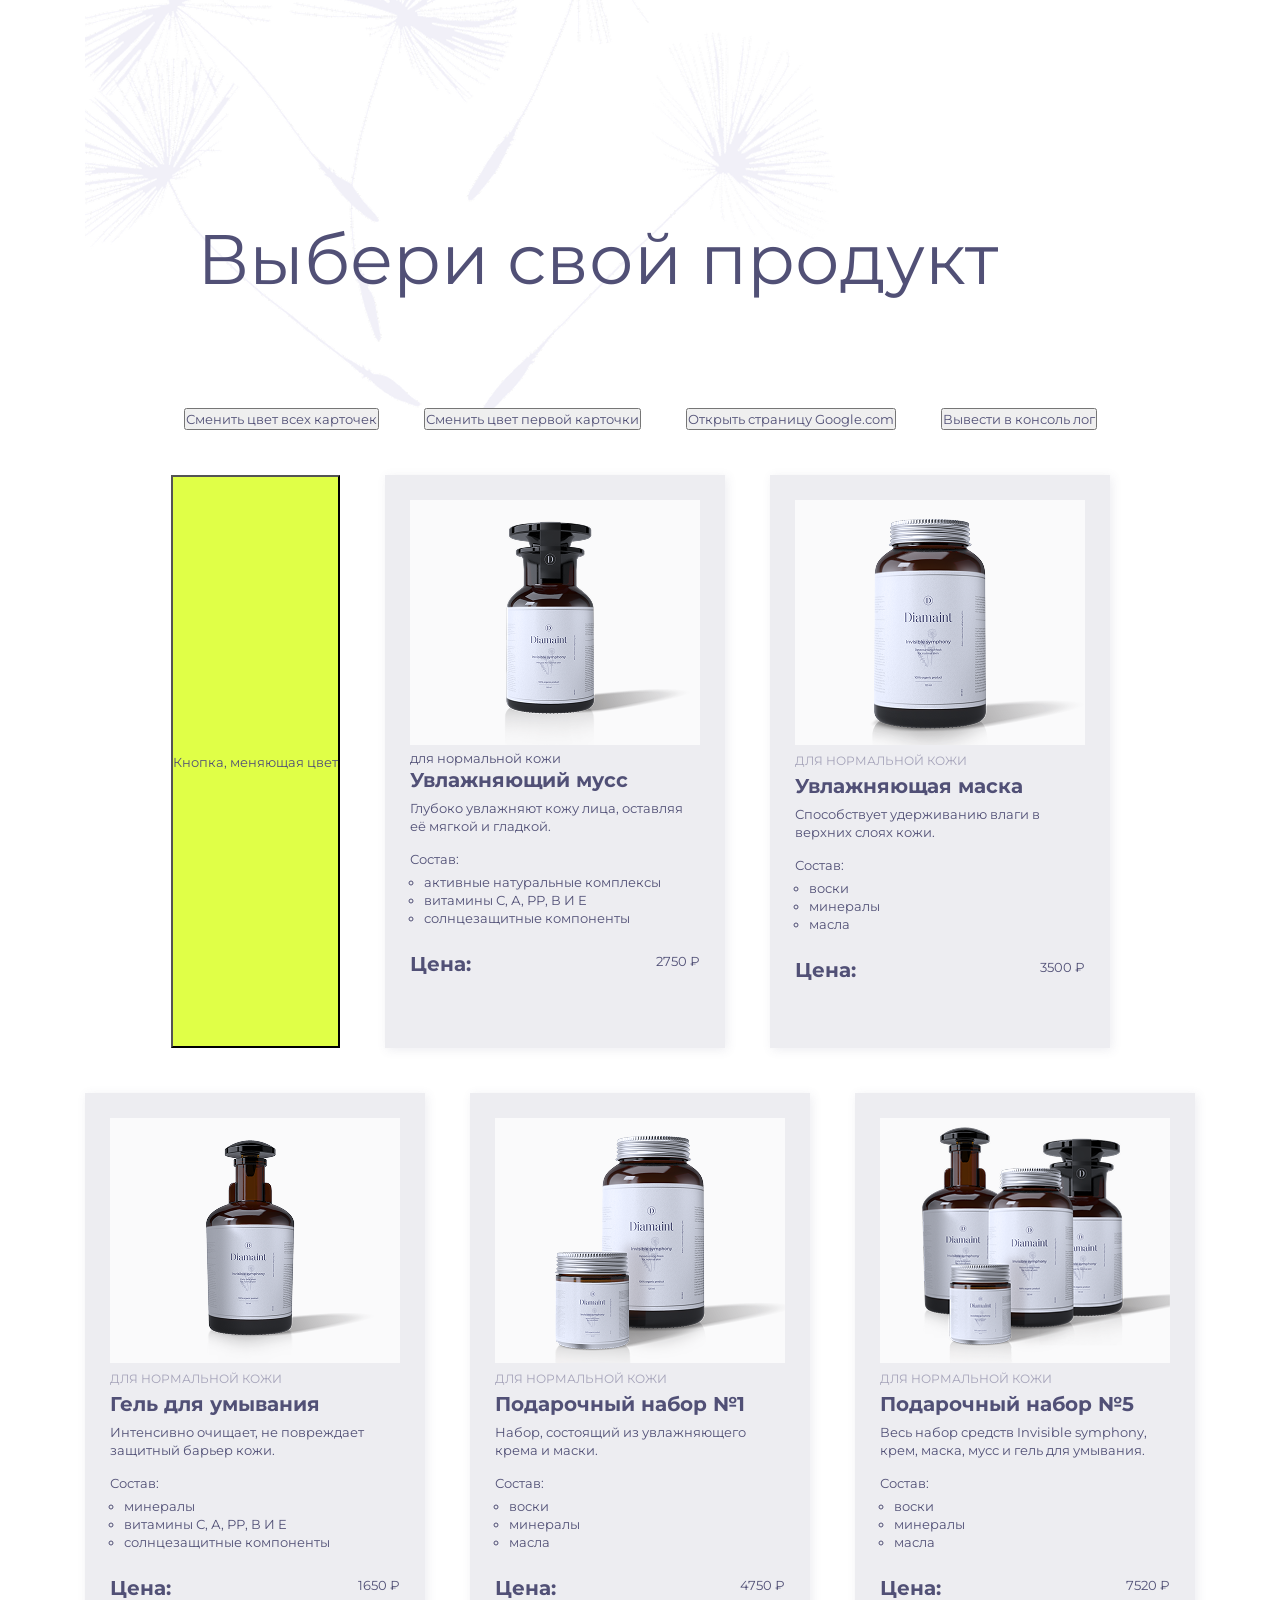
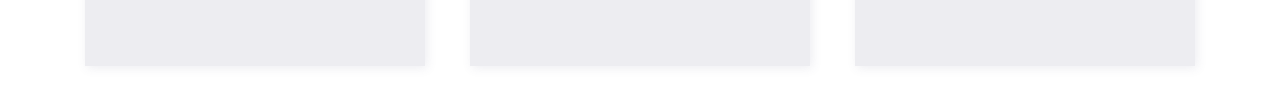
<file: index.html>
<!DOCTYPE html>
<html lang="en">
<head></head>
  <meta charset="UTF-8">
  <meta name="viewport" content="width=device-width, initial-scale=1.0">
  <title>Product card</title>
  <link rel="stylesheet" href="style.css">
  <link rel="preconnect" href="https://fonts.googleapis.com">
  <link rel="preconnect" href="https://fonts.gstatic.com" crossorigin>
  <link href="https://fonts.googleapis.com/css2?family=Montserrat:ital,wght@0,100..900;1,100..900&display=swap" rel="stylesheet">
</head>
<body>
  <h1 class="headline"> Выбери свой продукт</h1>
  <ul class="product-list">
  <button id="change-color-all-card">Сменить цвет всех карточек</button>
  <button id="сhange-color-first-card">Сменить цвет первой карточки</button>
  <button id="oppen-google">Открыть страницу Google.com</button>
  <button id="output-console-log">Вывести в консоль лог</button>
  <button id="color-button" class="bg-yellow">Кнопка, меняющая цвет</button>
  <div class="bg-container"></div>
    <li class="card-container">
      <img src="img/moisturizing-mousse.png" alt="Товар Увлажняющий мусс">
      <span cla="product-category">для нормальной кожи</span>
      <h2 class="product-name">Увлажняющий мусс</h2>
      <p class="product-discription">Глубоко увлажняют кожу лица, оставляя её мягкой и гладкой.</p>
      <span>Состав:</span>
      <ul class="product-compound">
        <li class="product-compoud-item">активные натуральные комплексы</li>
        <li class="product-compoud-item">витамины С, А, РР, В И Е</li>
        <li class="product-compoud-item">солнцезащитные компоненты</li>
      </ul>
      <div class="product-price-container">
        <span class="product-price-label">Цена:</span>
        <span class="product price">2750 &#8381</span>
      </div>
    </li>
    <li class="card-container">
      <img src="img/moisturizing-mask.png" alt="Товар Увлажняющая маска">
      <span class="product-category" >для нормальной кожи</span>
      <h2 class="product-name">Увлажняющая маска</h2>
      <p class="product-discription">Способствует удерживанию влаги в верхних слоях кожи.</p>
      <span>Состав:</span>
      <ul class="product-compound">
        <li class="product-compoud-item">воски</li>
        <li class="product-compoud-item">минералы</li>
        <li class="product-compoud-item">масла</li>
      </ul>
      <div class="product-price-container">
        <span class="product-price-label">Цена:</span>
        <span class="product price">3500 &#8381</span>
      </div>
    </li>
    <li class="card-container">
      <img src="img/face-wash-gel.png" alt="Товар Гель для умывания">
      <span class="product-category">для нормальной кожи</span>
      <h2 class="product-name">Гель для умывания</h2>
      <p class="product-discription">Интенсивно очищает, не повреждает защитный барьер кожи.</p>
      <span>Состав:</span>
      <ul class="product-compound">
        <li class="product-compoud-item">минералы</li>
        <li class="product-compoud-item">витамины С, А, РР, В И Е</li>
        <li class="product-compoud-item">солнцезащитные компоненты</li>
      </ul>
      <div class="product-price-container">
        <span class="product-price-label">Цена:</span>
        <span class="product price">1650 &#8381</span>
      </div>
    </li>
    <li class="card-container">
      <img src="img/gift-set-1.png" alt="Товар Подарочный набор №1">
      <span class="product-category" >для нормальной кожи</span>
      <h2 class="product-name">Подарочный набор №1</h2>
      <p class="product-discription">Набор, состоящий из увлажняющего крема и маски.</p>
      <span>Состав:</span>
      <ul class="product-compound">
        <li class="product-compoud-item">воски</li>
        <li class="product-compoud-item">минералы</li>
        <li class="product-compoud-item">масла</li>
      </ul>
      <div class="product-price-container">
        <span class="product-price-label">Цена:</span>
        <span class="product price">4750 &#8381</span>
      </div>
    </li>
    <li class="card-container">
      <img src="img/gift-set-5.png" alt="Товар Подарочный набор №5">
      <span class="product-category">для нормальной кожи</span>
      <h2 class="product-name">Подарочный набор №5</h2>
      <p class="product-discription">Весь набор средств Invisible symphony, крем, маска, мусс и гель для умывания.</p>
      <span>Состав:</span>
      <ul class="product-compound">
        <li class="product-compoud-item">воски</li>
        <li class="product-compoud-item">минералы</li>
        <li class="product-compoud-item">масла</li>
      </ul>
      <div class="product-price-container">
        <span class="product-price-label">Цена:</span>
       <span class="product price">7520 &#8381</span>
      </div>
    </li> 
  </ul>
  <script src="main.js"></script>
  <script src="homework-5.js"></script>
</body>
</html>
</file>
<file: style.css>
* {
  box-sizing: border-box;
  margin: 0px;
  padding: 0px;
  font-size: 13px;
  line-height: 18px;
  color:#515076;
  font-weight: 400;
  font-family: 'Montserrat', Arial, Helvetica, sans-serif;
} 

.product-list {
  display: flex;
  flex-wrap: wrap;
  list-style: none;
  margin: 0 auto;
  padding: 0;
  justify-content: center;
  gap: 45px;
  width: 1110px;
  height: 1191px;
  margin-bottom: 100px;
  position: relative;
}

.card-container {
  width: 340px;
  height: 573px;
  background-color: #5150761A;
  padding: 25px;
  box-shadow: 2px 2px 10px 0px #5150761A;
  } 

.product-category {
  font-size: 12px;
  line-height: 24px;
  text-transform: uppercase;
  color:  #A5A3B9;
  margin-top: 30px;
  margin-bottom: 5px;
}

.product-name {
  font-weight: 700;
  font-size: 20px;
  line-height: 27px;
  margin-bottom: 5px;
}

.product-discription {
  margin-bottom: 15px;
}

.product-compound {
  margin-top: 5px;
  list-style: circle;
  margin-bottom: 25px;
}

.product-compoud-item {
  margin-left: 14px;
}

.product-price {
  font-weight: 400;
  font-size: 20px;
  line-height: 24px;
}

.product-price-label {
  font-weight: 700;
  font-size: 20px;
  line-height: 24px;
}

.product-price-container {
  display: flex;
  justify-content: space-between;
}

.headline {
  text-align: center;
  font-size: 70px;
  font-weight: 400;
  line-height: 78px;
  margin: 220px 217px 110px 132px;
}

.bg-container {
  background-image: url("img/bg-dandelions.png");
  position: absolute;
  background-repeat: no-repeat;
  background-size: 790px;
  width: 100%;
  height: 100%;
  z-index: -1;
  left: 0;
  top: -600px;
}
.bg-yellow {
  background-color: #e0ff47;
}

.bg-blue {
  background-color: #3742fa;
}
</file>
